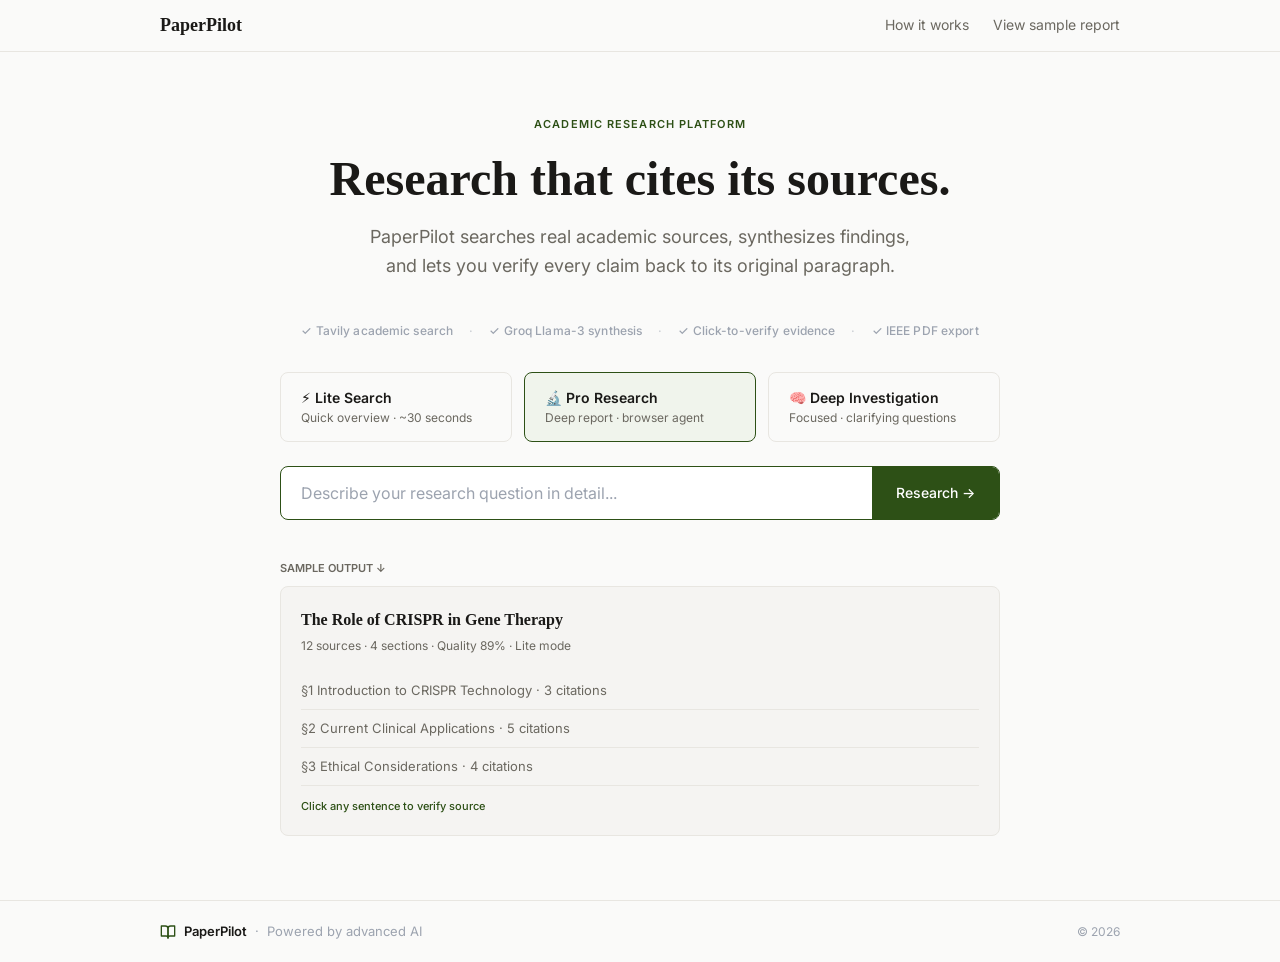
<file: frontend/index.html>
<!DOCTYPE html>
<html lang="en">
<head>
    <meta charset="UTF-8">
    <meta name="viewport" content="width=device-width, initial-scale=1.0">
    <meta name="description" content="PaperPilot — AI-powered research assistant. Enter any topic and get a structured academic PDF with citations in under a minute.">
    <meta name="keywords" content="AI research, academic papers, PDF generator, literature review, PaperPilot">
    <title>PaperPilot — AI Research Assistant</title>

    <!-- Google Fonts: Inter only -->
    <link rel="preconnect" href="https://fonts.googleapis.com">
    <link rel="preconnect" href="https://fonts.gstatic.com" crossorigin>
    <link href="https://fonts.googleapis.com/css2?family=Inter:wght@400;500;600;700&display=swap" rel="stylesheet">

    <link rel="stylesheet" href="style.css">
</head>
<body>

    <!-- ═══════════ NAVIGATION ═══════════ -->
    <nav class="nav" id="main-nav">
        <div class="nav-inner">
            <a href="#" class="nav-logo" id="nav-logo">
                <span class="nav-logo-text">PaperPilot</span>
            </a>
            <div class="nav-links">
                <a href="#how-it-works" id="nav-how">How it works</a>
                <a href="#sample-report-card" id="nav-sample">View sample report</a>
            </div>
        </div>
    </nav>

    <!-- ═══════════ HERO — SEARCH FIRST ═══════════ -->
    <section class="hero" id="hero">
        <div class="hero-inner">
            <div class="hero-label">ACADEMIC RESEARCH PLATFORM</div>
            <h1 class="hero-title" id="hero-title">Research that cites its sources.</h1>
            <p class="hero-subtitle" id="hero-subtitle">
                PaperPilot searches real academic sources, synthesizes findings, and lets you verify every claim back to its original paragraph.
            </p>

            <div class="trust-bar" id="trust-bar">
                <span>✓ Tavily academic search</span>
                <span class="trust-dot">·</span>
                <span>✓ Groq Llama-3 synthesis</span>
                <span class="trust-dot">·</span>
                <span>✓ Click-to-verify evidence</span>
                <span class="trust-dot">·</span>
                <span>✓ IEEE PDF export</span>
            </div>

            <div class="search-wrap" id="search-wrap">
                <div class="mode-cards" id="mode-selector">
                    <button class="mode-card" data-mode="lite" id="mode-lite">
                        <div class="mode-card-title">⚡ Lite Search</div>
                        <div class="mode-card-desc">Quick overview · ~30 seconds</div>
                    </button>
                    <button class="mode-card active" data-mode="pro" id="mode-pro">
                        <div class="mode-card-title">🔬 Pro Research</div>
                        <div class="mode-card-desc">Deep report · browser agent</div>
                    </button>
                    <button class="mode-card" data-mode="deep" id="mode-deep">
                        <div class="mode-card-title">🧠 Deep Investigation</div>
                        <div class="mode-card-desc">Focused · clarifying questions</div>
                    </button>
                </div>

                <div class="search-bar" id="search-bar">
                    <input
                        type="text"
                        class="search-input"
                        id="search-input"
                        placeholder="Describe your research question in detail..."
                        autocomplete="off"
                        autofocus
                    >
                    <button class="search-btn" id="search-btn">
                        <span class="search-btn-text">Research →</span>
                        <span class="search-btn-loading">
                            <span class="spinner"></span>
                        </span>
                    </button>
                </div>

                <!-- Recent Searches (populated by JS from localStorage) -->
                <div class="recent-searches" id="recent-searches" style="display:none;">
                    <span class="recent-label"><svg class="recent-clock-icon" width="12" height="12" viewBox="0 0 24 24" fill="none" stroke="currentColor" stroke-width="2" stroke-linecap="round" stroke-linejoin="round"><circle cx="12" cy="12" r="10"/><polyline points="12 6 12 12 16 14"/></svg>Recent:</span>
                    <div class="recent-list" id="recent-list"></div>
                </div>
            </div>

            <!-- Sample Report Preview -->
            <div class="sample-report-card" id="sample-report-card">
                <div class="sample-label">Sample output ↓</div>
                <div class="sample-card-inner">
                    <div class="sample-topic">The Role of CRISPR in Gene Therapy</div>
                    <div class="sample-meta">12 sources · 4 sections · Quality 89% · Lite mode</div>
                    <div class="sample-sections">
                        <div class="sample-section">§1 Introduction to CRISPR Technology · 3 citations</div>
                        <div class="sample-section">§2 Current Clinical Applications · 5 citations</div>
                        <div class="sample-section">§3 Ethical Considerations · 4 citations</div>
                    </div>
                    <div class="sample-footer">Click any sentence to verify source</div>
                </div>
            </div>

            <!-- Progress Indicator (hidden by default) -->
            <div class="progress-tracker" id="progress-tracker">
                <div class="progress-step" id="step-search" data-step="1">
                    <div class="progress-step-indicator">
                        <span class="progress-step-dot"></span>
                    </div>
                    <div class="progress-step-info">
                        <span class="progress-step-title">Searching sources</span>
                        <span class="progress-step-desc">Papers, Wikipedia & articles via Tavily</span>
                    </div>
                </div>
                <div class="progress-step" id="step-extract" data-step="2">
                    <div class="progress-step-indicator">
                        <span class="progress-step-dot"></span>
                    </div>
                    <div class="progress-step-info">
                        <span class="progress-step-title">Extracting content</span>
                        <span class="progress-step-desc">Full-text from each source URL</span>
                    </div>
                </div>
                <div class="progress-step" id="step-synthesize" data-step="3">
                    <div class="progress-step-indicator">
                        <span class="progress-step-dot"></span>
                    </div>
                    <div class="progress-step-info">
                        <span class="progress-step-title">Synthesizing report</span>
                        <span class="progress-step-desc">AI structures findings with citations</span>
                    </div>
                </div>
                <div class="progress-step" id="step-done" data-step="4">
                    <div class="progress-step-indicator">
                        <span class="progress-step-dot"></span>
                    </div>
                    <div class="progress-step-info">
                        <span class="progress-step-title">Complete</span>
                        <span class="progress-step-desc">Report ready for download</span>
                    </div>
                </div>
            </div>
        </div>
    </section>

    <!-- ═══════════ RESULTS WORKSPACE ═══════════ -->
    <section class="results-workspace" id="results" style="display:none;">
        <aside class="sidebar">
            <div class="sidebar-header">
                <span class="logo-text">PaperPilot</span>
                <h2 class="sidebar-topic" id="sidebar-topic">Topic</h2>
            </div>
            
            <div class="sidebar-metrics" id="sidebar-metrics">
                <!-- Metadata: mode, sources, quality, time -->
            </div>
            
            <nav class="sidebar-toc" id="sidebar-toc">
                <!-- TOC items -->
            </nav>
            
            <hr class="sidebar-divider">
            
            <div class="sidebar-actions">
                <button class="btn btn-primary full-width" id="btn-download-pdf" onclick="generatePDF()">Download PDF</button>
                <button class="btn btn-secondary full-width" id="verify-btn-sidebar" onclick="toggleEvidenceDrawer()">Verify Evidence</button>
            </div>
            
            <div class="sidebar-source-breakdown" id="sidebar-source-breakdown">
                <!-- Papers X | Wiki X | Articles X -->
            </div>
        </aside>

        <main class="document-panel">
            <div class="metrics-bar" id="metrics-bar">
                <div class="metrics-left" id="metrics-left"></div>
                <div class="metrics-right">
                    <button class="text-btn" onclick="openInEditor()">Edit</button>
                    <button class="text-btn" onclick="downloadJSON()">Export</button>
                    <button class="text-btn" onclick="copyToClipboard()">Share</button>
                </div>
            </div>

            <article class="document-content" id="report-content">
                <!-- Report Sections -->
            </article>

            <section class="document-references" id="document-references">
                <!-- References -->
            </section>
        </main>
        
        <!-- Evidence Drawer -->
        <div class="evidence-drawer" id="evidence-drawer">
            <div class="evidence-drawer-header">
                <h3>🔍 Source Verification</h3>
                <button class="close-drawer-btn" onclick="toggleEvidenceDrawer()">✕</button>
            </div>
            <div class="evidence-verify-results" id="evidence-verify-results">
                <p style="color: var(--text-secondary); text-align: center; padding: 20px;">Click any sentence in the document to verify its source.</p>
            </div>
        </div>
    </section>

    <!-- ═══════════ FOOTER ═══════════ -->
    <footer class="footer" id="footer">
        <div class="footer-inner">
            <div class="footer-left">
                <svg class="footer-logo-icon" width="20" height="20" viewBox="0 0 24 24" fill="none" stroke="currentColor" stroke-width="2" stroke-linecap="round" stroke-linejoin="round">
                    <path d="M2 3h6a4 4 0 0 1 4 4v14a3 3 0 0 0-3-3H2z"/>
                    <path d="M22 3h-6a4 4 0 0 0-4 4v14a3 3 0 0 1 3-3h7z"/>
                </svg>
                <span class="footer-name">PaperPilot</span>
                <span class="footer-sep">·</span>
                <span class="footer-tech">Powered by advanced AI</span>
            </div>
            <div class="footer-right">
                <span>&copy; 2026</span>
            </div>
        </div>
    </footer>

    <!-- Toast Container -->
    <div class="toast-container" id="toast-container"></div>

    <!-- ═══════════ DEEP RESEARCH MODAL ═══════════ -->
    <div class="modal-overlay" id="deep-modal" style="display:none;">
        <div class="modal-card">
            <button class="modal-close" id="modal-close" aria-label="Close modal">&times;</button>

            <!-- Step indicator -->
            <div class="modal-steps">
                <div class="modal-step-dot active" data-step="1">1</div>
                <div class="modal-step-line"></div>
                <div class="modal-step-dot" data-step="2">2</div>
                <div class="modal-step-line"></div>
                <div class="modal-step-dot" data-step="3">3</div>
            </div>

            <!-- STEP 1: Configuration -->
            <div class="modal-panel active" id="deep-step-1">
                <div class="modal-header">
                    <h3>Deep Research Configuration</h3>
                    <p class="modal-subtitle">Customize your research report before we start</p>
                </div>

                <div class="modal-body">
                    <div class="config-group">
                        <label class="config-label">Sources per category</label>
                        <div class="config-options" id="cfg-sources">
                            <button class="config-chip" data-value="3">3 Quick</button>
                            <button class="config-chip active" data-value="5">5 Standard</button>
                            <button class="config-chip" data-value="7">7 Thorough</button>
                        </div>
                    </div>

                    <div class="config-group">
                        <label class="config-label">Report length</label>
                        <div class="config-options" id="cfg-length">
                            <button class="config-chip" data-value="short">Short</button>
                            <button class="config-chip active" data-value="medium">Medium</button>
                            <button class="config-chip" data-value="long">Long</button>
                        </div>
                    </div>

                    <div class="config-group">
                        <label class="config-label">Tone</label>
                        <div class="config-options" id="cfg-tone">
                            <button class="config-chip" data-value="simple">Simple</button>
                            <button class="config-chip active" data-value="professional">Professional</button>
                            <button class="config-chip" data-value="friendly">Friendly</button>
                        </div>
                    </div>

                    <div class="config-group">
                        <label class="config-label">Focus area</label>
                        <div class="config-options" id="cfg-focus">
                            <button class="config-chip active" data-value="overview">Overview</button>
                            <button class="config-chip" data-value="technical">Technical</button>
                            <button class="config-chip" data-value="practical">Practical</button>
                        </div>
                    </div>
                </div>

                <div class="modal-footer">
                    <span class="modal-uses" id="modal-uses"></span>
                    <button class="modal-btn-primary" id="deep-next-1">Next &rarr;</button>
                </div>
            </div>

            <!-- STEP 2: AI Questions -->
            <div class="modal-panel" id="deep-step-2">
                <div class="modal-header">
                    <h3>Help us personalize your report</h3>
                    <p class="modal-subtitle">Answer these AI-generated questions about your topic</p>
                </div>

                <div class="modal-body">
                    <div id="deep-questions-container">
                        <div class="modal-loading">
                            <span class="spinner"></span>
                            <span>Generating personalized questions...</span>
                        </div>
                    </div>
                </div>

                <div class="modal-footer">
                    <button class="modal-btn-secondary" id="deep-back-2">&larr; Back</button>
                    <button class="modal-btn-primary" id="deep-next-2" disabled>Next &rarr;</button>
                </div>
            </div>

            <!-- STEP 3: Plan Review -->
            <div class="modal-panel" id="deep-step-3">
                <div class="modal-header">
                    <h3>Research Plan</h3>
                    <p class="modal-subtitle">Here's what your report will cover</p>
                </div>

                <div class="modal-body">
                    <div id="deep-plan-container">
                        <div class="modal-loading">
                            <span class="spinner"></span>
                            <span>Planning your research...</span>
                        </div>
                    </div>
                </div>

                <div class="modal-footer">
                    <button class="modal-btn-secondary" id="deep-back-3">&larr; Back</button>
                    <button class="modal-btn-primary" id="deep-execute">Start Deep Research</button>
                </div>
            </div>
        </div>
    </div>

    <!-- ═══════════ PRO SEARCH MODAL ═══════════ -->
    <div class="modal-overlay" id="pro-modal" style="display:none;">
        <div class="modal-card pro-modal-card">
            <button class="modal-close" id="pro-modal-close" aria-label="Close modal">&times;</button>

            <!-- Step indicator -->
            <div class="modal-steps">
                <div class="modal-step-dot active clickable" data-step="1" role="button" tabindex="0" aria-label="Step 1: Setup">1</div>
                <div class="modal-step-line"></div>
                <div class="modal-step-dot clickable" data-step="2" role="button" tabindex="0" aria-label="Step 2: Plan">2</div>
                <div class="modal-step-line"></div>
                <div class="modal-step-dot clickable" data-step="3" role="button" tabindex="0" aria-label="Step 3: Research">3</div>
            </div>

            <!-- STEP 1: Intake Form -->
            <div class="modal-panel active" id="pro-step-1">
                <div class="modal-header">
                    <h3>Pro Search Setup</h3>
                    <p class="modal-subtitle">Tell us about your research to get a customized report</p>
                </div>

                <div class="modal-body">
                    <div class="question-item">
                        <div class="question-label">
                            <span class="question-number">1</span>
                            <span>What is the purpose of this research?</span>
                        </div>
                        <div class="config-options" id="pro-purpose">
                            <button class="config-chip" data-value="academic paper">Academic Paper</button>
                            <button class="config-chip active" data-value="learning">Self-Learning</button>
                            <button class="config-chip" data-value="presentation">Presentation</button>
                            <button class="config-chip" data-value="report">Project Report</button>
                        </div>
                    </div>

                    <div class="question-item">
                        <div class="question-label">
                            <span class="question-number">2</span>
                            <span>Who is your intended audience?</span>
                        </div>
                        <div class="config-options" id="pro-audience">
                            <button class="config-chip active" data-value="academic">Academic</button>
                            <button class="config-chip" data-value="professional">Professional</button>
                            <button class="config-chip" data-value="general">General Public</button>
                        </div>
                    </div>

                    <div class="question-item">
                        <div class="question-label">
                            <span class="question-number">3</span>
                            <span>How deep should the analysis go?</span>
                        </div>
                        <div class="config-options" id="pro-depth">
                            <button class="config-chip" data-value="surface">Surface Overview</button>
                            <button class="config-chip active" data-value="comprehensive">Comprehensive</button>
                            <button class="config-chip" data-value="expert">Expert Deep-Dive</button>
                        </div>
                    </div>

                    <div class="question-item">
                        <div class="question-label">
                            <span class="question-number">4</span>
                            <span>Preferred report length and tone</span>
                        </div>
                        <div style="display:flex; gap:12px; flex-wrap:wrap;">
                            <div class="config-options" id="pro-length">
                                <button class="config-chip" data-value="short">Short</button>
                                <button class="config-chip active" data-value="medium">Medium</button>
                                <button class="config-chip" data-value="long">Long</button>
                            </div>
                            <div class="config-options" id="pro-tone">
                                <button class="config-chip" data-value="simple">Simple</button>
                                <button class="config-chip active" data-value="professional">Professional</button>
                                <button class="config-chip" data-value="friendly">Friendly</button>
                            </div>
                        </div>
                    </div>

                    <div class="question-item">
                        <div class="question-label">
                            <span class="question-number">5</span>
                            <span>Which sub-topics interest you?</span>
                        </div>
                        <div class="config-options pro-subtopics" id="pro-subtopics">
                            <div class="modal-loading" id="pro-chips-loading">
                                <span class="spinner"></span>
                                <span>Loading topic-specific options...</span>
                            </div>
                        </div>
                    </div>

                    <div class="question-item">
                        <div class="question-label">
                            <span class="question-number">6</span>
                            <span>Any specific questions or focus areas? (optional)</span>
                        </div>
                        <input type="text" class="question-input" id="pro-custom-focus" placeholder="e.g. Focus on recent breakthroughs after 2023">
                    </div>
                </div>

                <div class="modal-footer pro-footer-fullwidth">
                    <span class="modal-uses"></span>
                    <button class="modal-btn-primary pro-btn-fullwidth" id="pro-next-1">Generate Plan &rarr;</button>
                </div>
            </div>

            <!-- STEP 2: Plan Review -->
            <div class="modal-panel" id="pro-step-2">
                <div class="modal-header">
                    <h3>Research Plan</h3>
                    <p class="modal-subtitle">Here's what your report will cover</p>
                </div>
                <div class="modal-body">
                    <div id="pro-plan-container">
                        <div class="modal-loading">
                            <span class="spinner"></span>
                            <span>Generating your research plan...</span>
                        </div>
                    </div>
                </div>
                <div class="modal-footer pro-footer-fullwidth">
                    <button class="modal-btn-secondary" id="pro-back-2">&larr; Back</button>
                    <button class="modal-btn-primary pro-btn-fullwidth" id="pro-execute">Start Pro Research</button>
                </div>
            </div>

            <!-- STEP 3: Live Agent + Progress -->
            <div class="modal-panel" id="pro-step-3">
                <div class="modal-header">
                    <div class="modal-header-row">
                        <div>
                            <h3>Live Computer</h3>
                            <p class="modal-subtitle">Watch the AI browse the web in real-time</p>
                        </div>
                        <button class="agent-cancel-btn" id="agent-cancel-btn" aria-label="Cancel agent">✕ Cancel</button>
                    </div>
                </div>
                <div class="modal-body">
                    <!-- Phase indicator bar -->
                    <div class="agent-phases" id="agent-phases">
                        <div class="agent-phase active" data-phase="agent">
                            <span class="agent-phase-icon">🌐</span>
                            <span>Browser Agent</span>
                        </div>
                        <div class="agent-phase-arrow">→</div>
                        <div class="agent-phase" data-phase="search">
                            <span class="agent-phase-icon">🔍</span>
                            <span>Deep Search</span>
                        </div>
                        <div class="agent-phase-arrow">→</div>
                        <div class="agent-phase" data-phase="synthesis">
                            <span class="agent-phase-icon">🧠</span>
                            <span>AI Synthesis</span>
                        </div>
                    </div>

                    <!-- Live terminal -->
                    <div class="agent-terminal" id="agent-terminal">
                        <div class="agent-terminal-header">
                            <div class="terminal-dots" aria-hidden="true">
                                <span class="dot red" aria-label="Close"></span>
                                <span class="dot yellow" aria-label="Minimize"></span>
                                <span class="dot green" aria-label="Maximize"></span>
                            </div>
                            <span class="terminal-title">PaperPilot Agent</span>
                            <span class="terminal-status" id="agent-status-badge">● Initializing</span>
                        </div>
                        <div class="agent-terminal-body" id="agent-log">
                            <div class="agent-log-entry system">
                                <span class="log-time">--:--</span>
                                <span class="log-msg">Waiting for agent to start...</span>
                            </div>
                        </div>
                    </div>

                    <!-- Sources found counter -->
                    <div class="agent-stats" id="agent-stats">
                        <div class="agent-stat">
                            <span class="agent-stat-value" id="agent-steps-count">0</span>
                            <span class="agent-stat-label">Steps</span>
                        </div>
                        <div class="agent-stat">
                            <span class="agent-stat-value" id="agent-pages-count">0</span>
                            <span class="agent-stat-label">Pages Visited</span>
                        </div>
                        <div class="agent-stat">
                            <span class="agent-stat-value" id="agent-findings-count">0</span>
                            <span class="agent-stat-label">Findings</span>
                        </div>
                    </div>
                </div>
            </div>
        </div>
    </div>

    <script src="main.js"></script>
</body>
</html>
</file>
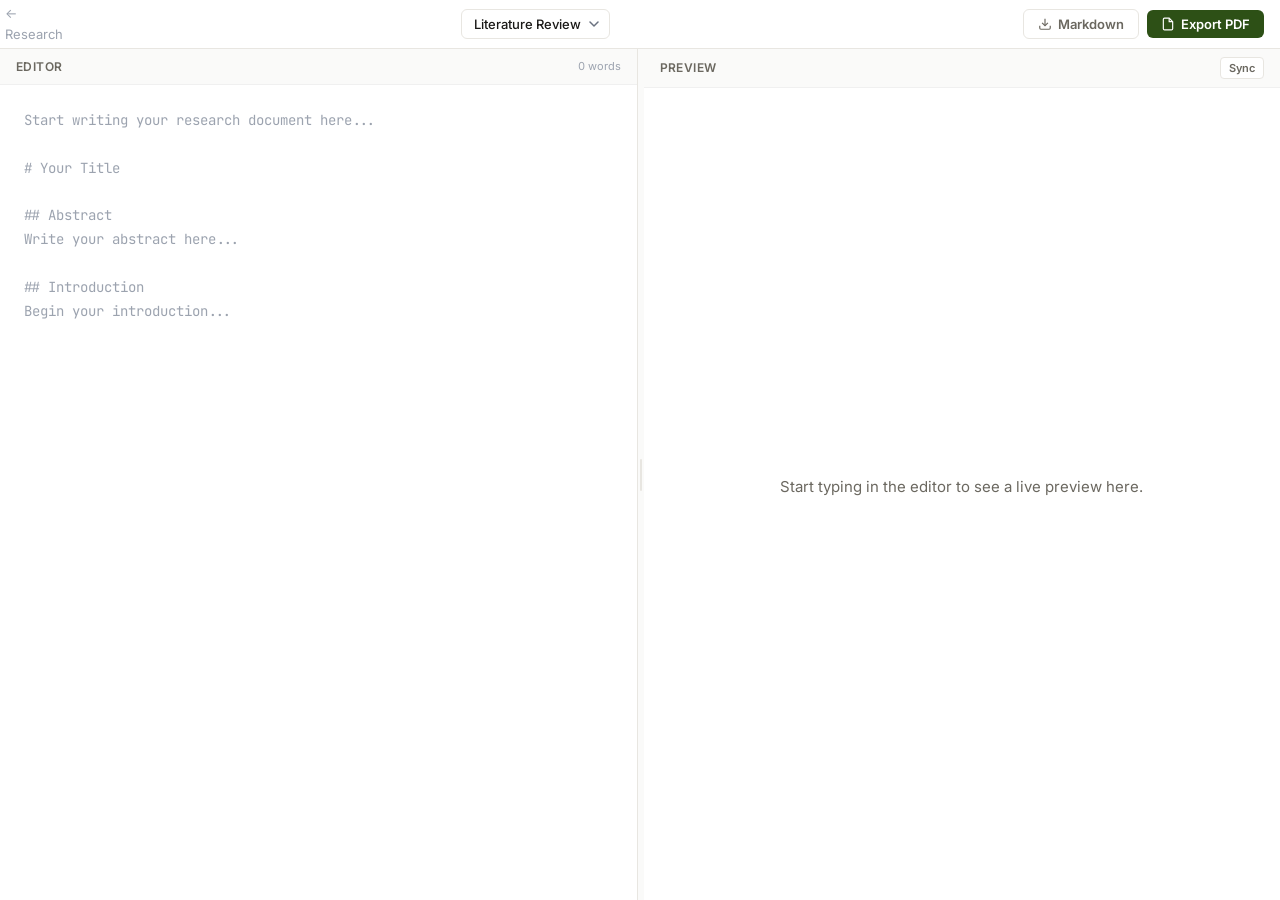
<file: frontend/editor.html>
<!DOCTYPE html>
<html lang="en">
<head>
    <meta charset="UTF-8">
    <meta name="viewport" content="width=device-width, initial-scale=1.0">
    <meta name="description" content="PaperPilot Editor — Professional inline research document editor with live preview and multiple export formats.">
    <title>PaperPilot — Document Editor</title>

    <!-- Google Fonts -->
    <link rel="preconnect" href="https://fonts.googleapis.com">
    <link rel="preconnect" href="https://fonts.gstatic.com" crossorigin>
    <link href="https://fonts.googleapis.com/css2?family=Inter:wght@400;500;600;700&family=JetBrains+Mono:wght@400;500&display=swap" rel="stylesheet">

    <link rel="stylesheet" href="style.css">
    <link rel="stylesheet" href="editor.css">
</head>
<body class="editor-body">

    <!-- ═══════════ EDITOR NAV ═══════════ -->
    <nav class="editor-nav" id="editor-nav">
        <div class="editor-nav-left">
            <a href="/" class="editor-nav-back" id="editor-back" aria-label="Back to research">
                <svg width="16" height="16" viewBox="0 0 24 24" fill="none" stroke="currentColor" stroke-width="2" stroke-linecap="round" stroke-linejoin="round"><polyline points="15 18 9 12 15 6"/></svg>
                <span class="editor-back-text">← Research</span>
            </a>
        </div>

        <div class="editor-nav-center">
            <select class="template-select" id="template-select" title="Document template">
                <option value="ieee">IEEE Conference</option>
                <option value="apa">APA Research</option>
                <option value="litreview" selected>Literature Review</option>
                <option value="executive">Executive Brief</option>
            </select>
        </div>

        <div class="editor-nav-right">
            <button class="editor-btn editor-btn-outline" id="btn-export-md" title="Export as Markdown">
                <svg width="14" height="14" viewBox="0 0 24 24" fill="none" stroke="currentColor" stroke-width="2"><path d="M21 15v4a2 2 0 0 1-2 2H5a2 2 0 0 1-2-2v-4"/><polyline points="7 10 12 15 17 10"/><line x1="12" y1="15" x2="12" y2="3"/></svg>
                <span>Markdown</span>
            </button>
            <button class="editor-btn editor-btn-primary" id="btn-export-pdf" title="Export as PDF">
                <svg width="14" height="14" viewBox="0 0 24 24" fill="none" stroke="currentColor" stroke-width="2"><path d="M14 2H6a2 2 0 0 0-2 2v16a2 2 0 0 0 2 2h12a2 2 0 0 0 2-2V8z"/><polyline points="14 2 14 8 20 8"/></svg>
                <span>Export PDF</span>
            </button>
        </div>
    </nav>

    <!-- ═══════════ EDITOR LAYOUT ═══════════ -->
    <main class="editor-main" id="editor-main">
        <!-- Left Pane: Code Editor -->
        <div class="editor-pane editor-pane-left" id="editor-pane-left">
            <div class="pane-header">
                <span class="pane-header-label">Editor</span>
                <div class="pane-header-actions">
                    <span class="save-status" id="save-status"></span>
                    <span class="word-count" id="word-count">0 words</span>
                </div>
            </div>
            <textarea class="editor-textarea" id="editor-textarea" spellcheck="false" placeholder="Start writing your research document here...

# Your Title

## Abstract
Write your abstract here...

## Introduction
Begin your introduction...
"></textarea>
        </div>

        <!-- Drag Handle -->
        <div class="editor-divider" id="editor-divider">
            <div class="editor-divider-line"></div>
        </div>

        <!-- Right Pane: Live Preview -->
        <div class="editor-pane editor-pane-right" id="editor-pane-right">
            <div class="pane-header">
                <span class="pane-header-label">Preview</span>
                <div class="pane-header-actions">
                    <button class="pane-btn" id="btn-sync-scroll" title="Sync scroll position between editor and preview">Sync</button>
                </div>
            </div>
            <div class="editor-preview" id="editor-preview">
                <div class="preview-empty">
                    <p>Start typing in the editor to see a live preview here.</p>
                </div>
            </div>
        </div>
    </main>

    <!-- Toast Container -->
    <div class="toast-container" id="toast-container"></div>

    <script src="editor.js"></script>
</body>
</html>
</file>
<file: frontend/style.css>
/* ═══════════════════════════════════════════════
   PaperPilot — Professional Design System
   Neutral, clean, task-focused UI
   ═══════════════════════════════════════════════ */

/* ── Design Tokens ── */
:root {
    /* Colors */
    --bg:           #FAFAF9;
    --bg-secondary: #F5F4F2;
    --surface:      #FFFFFF;
    --surface-hover: #FAFAF9;
    --border:       #E8E6E1;
    --border-light: #F0F0F0;

    --text:         #1A1917;
    --text-secondary: #6B6860;
    --text-tertiary: #9CA3AF;

    --accent:       #2D5016;
    --accent-hover: #213C10;
    --accent-light: #F0F4EC;
    --accent-muted: rgba(45, 80, 22, 0.08);

    --success:      #059669;
    --success-light: #ECFDF5;
    --error:        #DC2626;
    --error-light:  #FEF2F2;
    --warning:      #D97706;
    --warning-light: #FFFBEB;

    /* Source colors */
    --paper-color:  #3B82F6;
    --paper-bg:     rgba(59, 130, 246, 0.08);
    --wiki-color:   #059669;
    --wiki-bg:      rgba(5, 150, 105, 0.08);
    --blog-color:   #D97706;
    --blog-bg:      rgba(217, 119, 6, 0.08);

    /* Typography */
    --sans: 'Inter', system-ui, -apple-system, BlinkMacSystemFont, sans-serif;
    --serif: 'Lora', Georgia, serif;
    --font: var(--sans);
    --font-size-body: 16px;
    --line-height: 1.75;

    /* Spacing - 8px grid */
    --s-4:   4px;
    --s-8:   8px;
    --s-12:  12px;
    --s-16:  16px;
    --s-20:  20px;
    --s-24:  24px;
    --s-32:  32px;
    --s-40:  40px;
    --s-48:  48px;
    --s-64:  64px;
    --s-80:  80px;
    --s-96:  96px;

    /* Radius */
    --r-4:  4px;
    --r-6:  6px;
    --r-8:  8px;
    --r-12: 12px;
    --r-16: 16px;
    --r-full: 9999px;

    /* Shadows */
    --shadow-xs:  0 1px 2px rgba(0,0,0,0.05);
    --shadow-sm:  0 1px 3px rgba(0,0,0,0.08), 0 1px 2px rgba(0,0,0,0.04);
    --shadow-md:  0 4px 6px -1px rgba(0,0,0,0.07), 0 2px 4px -2px rgba(0,0,0,0.05);
    --shadow-lg:  0 10px 15px -3px rgba(0,0,0,0.07), 0 4px 6px -4px rgba(0,0,0,0.05);
    --shadow-focus: 0 0 0 3px rgba(79, 70, 229, 0.15);

    /* Transitions */
    --ease: ease-out;
    --duration: 150ms;
}

/* ── Reset ── */
*, *::before, *::after {
    margin: 0;
    padding: 0;
    box-sizing: border-box;
}

html {
    scroll-behavior: smooth;
    font-size: 16px;
    -webkit-font-smoothing: antialiased;
    -moz-osx-font-smoothing: grayscale;
}

body {
    font-family: var(--font);
    color: var(--text);
    background: var(--bg);
    line-height: 1.6;
    overflow-x: hidden;
}

a {
    text-decoration: none;
    color: var(--accent);
    transition: color var(--duration);
}

a:hover {
    color: var(--accent-hover);
}

img {
    max-width: 100%;
    height: auto;
    display: block;
}

button {
    font-family: var(--font);
    cursor: pointer;
    border: none;
    background: none;
}


/* ═══════════════════════════════════════════════
   NAVIGATION
   ═══════════════════════════════════════════════ */

.nav {
    position: sticky;
    top: 0;
    z-index: 100;
    height: 52px;
    padding: 0 var(--s-24);
    background: var(--bg);
    border-bottom: 1px solid var(--border);
    display: flex;
    align-items: center;
}

.nav-inner {
    max-width: 960px;
    width: 100%;
    margin: 0 auto;
    display: flex;
    align-items: center;
    justify-content: space-between;
}

.nav-logo {
    display: flex;
    align-items: center;
    color: var(--text);
    font-family: var(--serif);
    font-size: 1.125rem;
    font-weight: 600;
}

.nav-logo:hover {
    opacity: 0.8;
}

.nav-links {
    display: flex;
    align-items: center;
    gap: var(--s-24);
}

.nav-links a {
    font-family: var(--sans);
    font-size: 0.875rem;
    color: var(--text-secondary);
    transition: color var(--duration);
}

.nav-links a:hover {
    color: var(--text);
}


/* ═══════════════════════════════════════════════
   HERO — SEARCH FIRST
   ═══════════════════════════════════════════════ */

.hero {
    padding: var(--s-64) var(--s-24) var(--s-64);
    min-height: 0;
}

.hero-inner {
    max-width: 720px;
    margin: 0 auto;
    text-align: center;
    display: flex;
    flex-direction: column;
    align-items: center;
    width: 100%;
}

.hero-label {
    font-family: var(--sans);
    font-size: 11px;
    font-weight: 600;
    color: var(--accent);
    letter-spacing: 0.1em;
    text-transform: uppercase;
    margin-bottom: var(--s-16);
}

.hero-title {
    font-family: var(--serif);
    font-size: 48px;
    font-weight: 600;
    line-height: 1.2;
    color: var(--text);
    margin-bottom: var(--s-16);
}

.hero-subtitle {
    font-family: var(--sans);
    font-size: 18px;
    color: var(--text-secondary);
    line-height: 1.6;
    max-width: 560px;
    margin: 0 auto 40px;
}

.trust-bar {
    display: flex;
    align-items: center;
    justify-content: center;
    gap: 8px;
    font-family: var(--sans);
    font-size: 13px;
    color: var(--text-secondary);
    margin-bottom: 40px;
    flex-wrap: wrap;
}

.trust-dot {
    opacity: 0.5;
}

/* ── Search Bar ── */

.search-wrap {
    width: 100%;
    max-width: 720px;
    margin: 0 auto;
}

/* Mode Cards */
.mode-cards {
    display: flex;
    gap: 12px;
    margin-bottom: 24px;
}

.mode-card {
    flex: 1;
    border: 1px solid var(--border);
    border-radius: 8px;
    padding: 16px 20px;
    background: var(--bg);
    cursor: pointer;
    text-align: left;
    transition: all var(--duration) var(--ease);
}

.mode-card.active {
    border-color: var(--accent);
    background: var(--accent-light);
}

.mode-card:hover:not(.active) {
    border-color: #d0cece;
}

.mode-card-title {
    font-family: var(--sans);
    font-size: 14px;
    font-weight: 600;
    color: var(--text);
    margin-bottom: 4px;
}

.mode-card-desc {
    font-family: var(--sans);
    font-size: 12px;
    color: var(--text-secondary);
}

/* Search Bar */
.search-bar {
    display: flex;
    width: 100%;
    border: 1px solid var(--border);
    border-radius: 8px;
    background: #ffffff;
    overflow: hidden;
    transition: border-color var(--duration);
}

.search-bar:focus-within {
    border-color: var(--accent);
}

.search-input {
    flex: 1;
    font-family: var(--sans);
    font-size: 16px;
    padding: 16px 20px;
    border: none;
    outline: none;
    background: transparent;
    color: var(--text);
    min-width: 0;
}

.search-input::placeholder {
    color: var(--text-tertiary);
}

.search-btn {
    display: flex;
    align-items: center;
    justify-content: center;
    background: var(--accent);
    color: #ffffff;
    font-family: var(--sans);
    font-size: 14px;
    font-weight: 500;
    padding: 12px 24px;
    border: none;
    cursor: pointer;
    transition: background 0.2s;
}

.search-btn:hover {
    background: #1e3a0f;
}

.search-btn-loading {
    display: none;
    margin-left: 8px;
}

.search-btn.loading .search-btn-loading {
    display: flex;
}

/* Sample Report Card */
.sample-report-card {
    margin-top: 40px;
    text-align: left;
    width: 100%;
}

.sample-label {
    font-family: var(--sans);
    font-size: 11px;
    text-transform: uppercase;
    color: var(--text-secondary);
    margin-bottom: 8px;
    font-weight: 600;
}

.sample-card-inner {
    border: 1px solid var(--border);
    border-radius: 8px;
    padding: 20px;
    background: var(--bg-secondary);
}

.sample-topic {
    font-family: var(--serif);
    font-size: 16px;
    color: var(--text);
    margin-bottom: 4px;
    font-weight: 600;
}

.sample-meta {
    font-family: var(--sans);
    font-size: 12px;
    color: var(--text-secondary);
    margin-bottom: 16px;
}

.sample-sections {
    border-top: 1px solid transparent;
}

.sample-section {
    font-family: var(--sans);
    font-size: 13px;
    color: var(--text-secondary);
    padding: 8px 0;
    border-bottom: 1px solid var(--border);
}

.sample-footer {
    font-family: var(--sans);
    font-size: 11px;
    color: var(--accent);
    margin-top: 12px;
    font-weight: 500;
}


/* ═══════════════════════════════════════════════
   PROGRESS TRACKER
   ═══════════════════════════════════════════════ */

.progress-tracker {
    display: none;
    max-width: 420px;
    margin: var(--s-40) auto 0;
    text-align: left;
}

.progress-tracker.visible {
    display: block;
    animation: fadeIn 0.3s var(--ease);
}

.progress-step {
    display: flex;
    align-items: flex-start;
    gap: var(--s-12);
    padding: var(--s-8) 0;
    opacity: 0.4;
    transition: opacity 0.3s;
}

.progress-step.active {
    opacity: 1;
}

.progress-step.done {
    opacity: 0.6;
}

.progress-step-indicator {
    flex-shrink: 0;
    width: 20px;
    height: 20px;
    display: flex;
    align-items: center;
    justify-content: center;
    margin-top: 2px;
}

.progress-step-dot {
    width: 8px;
    height: 8px;
    border-radius: 50%;
    background: var(--border);
    transition: background 0.3s, transform 0.3s;
}

.progress-step.active .progress-step-dot {
    background: var(--accent);
    transform: scale(1.3);
    animation: pulse 1.5s ease-in-out infinite;
}

.progress-step.done .progress-step-dot {
    background: var(--success);
}

@keyframes pulse {
    0%, 100% { box-shadow: 0 0 0 0 rgba(79, 70, 229, 0.3); }
    50% { box-shadow: 0 0 0 6px rgba(79, 70, 229, 0); }
}

.progress-step-info {
    display: flex;
    flex-direction: column;
    gap: 1px;
}

.progress-step-title {
    font-size: 0.875rem;
    font-weight: 600;
    color: var(--text);
}

.progress-step.done .progress-step-title {
    color: var(--text-secondary);
}

.progress-step-desc {
    font-size: 0.75rem;
    color: var(--text-tertiary);
}


/* ═══════════════════════════════════════════════
   SKELETON LOADING
   ═══════════════════════════════════════════════ */

.skeleton-section {
    padding: var(--s-32) var(--s-24);
}

.skeleton-header {
    margin-bottom: var(--s-32);
}

.skeleton-metrics {
    display: flex;
    gap: var(--s-12);
    margin-top: var(--s-16);
}

.skeleton-metric {
    width: 100px;
    height: 56px;
    background: var(--border-light);
    border-radius: var(--r-8);
    animation: shimmer 1.5s ease-in-out infinite;
}

.skeleton-block {
    padding: var(--s-24);
    background: var(--surface);
    border: 1px solid var(--border-light);
    border-radius: var(--r-12);
    margin-bottom: var(--s-16);
}

.skeleton-line {
    height: 14px;
    background: var(--bg-alt);
    border-radius: var(--r-4);
    margin-bottom: var(--s-12);
    animation: skeleton-pulse 1.5s ease-in-out infinite;
}

.skeleton-line:last-child {
    margin-bottom: 0;
}

.skeleton-w30 { width: 30%; }
.skeleton-w40 { width: 40%; }
.skeleton-w50 { width: 50%; }
.skeleton-w60 { width: 60%; }
.skeleton-w70 { width: 70%; }
.skeleton-w80 { width: 80%; }
.skeleton-w85 { width: 85%; }
.skeleton-w90 { width: 90%; }
.skeleton-w100 { width: 100%; }

@keyframes skeleton-pulse {
    0% { opacity: 0.4; }
    50% { opacity: 1; }
    100% { opacity: 0.4; }
}


/* ═══════════════════════════════════════════════
   TWO-PANEL DOCUMENT WORKSPACE
   ═══════════════════════════════════════════════ */

.results-workspace {
    display: flex;
    max-width: 1200px;
    margin: 0 auto;
    padding: var(--s-32) var(--s-24) var(--s-64);
    gap: var(--s-48);
    animation: fadeIn 0.4s var(--ease);
}

/* ── Left Sidebar (Metadata & TOC) ── */
.sidebar {
    width: 260px;
    flex-shrink: 0;
    position: sticky;
    top: var(--s-32);
    align-self: start;
    max-height: calc(100vh - 64px);
    overflow-y: auto;
}

.sidebar::-webkit-scrollbar {
    width: 4px;
}
.sidebar::-webkit-scrollbar-thumb {
    background: var(--border);
    border-radius: var(--r-full);
}

.sidebar-header {
    margin-bottom: var(--s-24);
}

.sidebar-header .logo-text {
    font-size: 0.75rem;
    font-weight: 700;
    color: var(--text-tertiary);
    text-transform: uppercase;
    letter-spacing: 0.05em;
    margin-bottom: var(--s-8);
    display: block;
}

.sidebar-topic {
    font-family: var(--serif);
    font-size: 1.25rem;
    font-weight: 700;
    color: var(--text);
    line-height: 1.3;
}

.sidebar-metrics {
    display: flex;
    flex-direction: column;
    gap: var(--s-12);
    margin-bottom: var(--s-32);
}

.metric-row {
    display: flex;
    justify-content: space-between;
    align-items: center;
    font-size: 0.8125rem;
}

.metric-row .metric-label {
    color: var(--text-secondary);
}

.metric-row .metric-val {
    font-weight: 600;
    color: var(--text);
}

.metric-val.quality-high { color: var(--success); }
.metric-val.quality-medium { color: var(--warning); }
.metric-val.quality-low { color: var(--error); }

.sidebar-toc {
    display: flex;
    flex-direction: column;
    gap: var(--s-8);
    margin-bottom: var(--s-32);
}

.toc-item {
    font-size: 0.8125rem;
    color: var(--text-secondary);
    text-decoration: none;
    line-height: 1.4;
    transition: color 0.2s;
    cursor: pointer;
}

.toc-item:hover {
    color: var(--accent);
}

.sidebar-divider {
    border: none;
    border-top: 1px solid var(--border);
    margin: var(--s-24) 0;
}

.sidebar-actions {
    display: flex;
    flex-direction: column;
    gap: var(--s-12);
}

.full-width {
    width: 100%;
    justify-content: center;
}

.btn {
    display: inline-flex;
    align-items: center;
    gap: var(--s-8);
    font-size: 0.8125rem;
    font-weight: 600;
    padding: var(--s-12) var(--s-16);
    border-radius: var(--r-6);
    transition: all var(--duration);
    cursor: pointer;
    border: none;
}

.btn-primary {
    background: var(--accent);
    color: white;
}

.btn-primary:hover {
    background: var(--accent-hover);
}

.btn-secondary {
    background: var(--surface);
    color: var(--text);
    border: 1px solid var(--border);
}

.btn-secondary:hover {
    background: var(--bg-secondary);
}

.text-btn {
    background: transparent;
    border: none;
    color: var(--text-secondary);
    font-size: 0.8125rem;
    font-weight: 500;
    cursor: pointer;
    padding: var(--s-4) var(--s-8);
    border-radius: var(--r-4);
}

.text-btn:hover {
    color: var(--text);
    background: var(--border-light);
}

/* ── Main Document Area ── */
.document-panel {
    flex: 1;
    min-width: 0;
    background: var(--surface);
    border: 1px solid var(--border);
    border-radius: var(--r-12);
    box-shadow: 0 4px 20px rgba(0, 0, 0, 0.02);
    padding: var(--s-48);
    position: relative;
    overflow: hidden;
}

.metrics-bar {
    display: flex;
    justify-content: space-between;
    align-items: center;
    margin-bottom: var(--s-32);
    padding-bottom: var(--s-16);
    border-bottom: 1px solid var(--border-light);
}

.metrics-left {
    font-size: 0.75rem;
    color: var(--text-tertiary);
    text-transform: uppercase;
    letter-spacing: 0.05em;
    font-weight: 600;
}

.metrics-right {
    display: flex;
    gap: var(--s-8);
}

.document-content {
    font-family: var(--serif);
}

.doc-section {
    margin-bottom: var(--s-32);
}

.doc-section h3 {
    font-family: var(--sans);
    font-size: 1.125rem;
    font-weight: 700;
    color: var(--text);
    margin-bottom: var(--s-16);
    display: flex;
    align-items: baseline;
    gap: var(--s-8);
}

.doc-section-label {
    color: var(--accent);
    font-size: 0.8125rem;
    font-weight: 600;
}

.doc-section p {
    font-size: 1.0625rem;
    line-height: 1.8;
    color: var(--text);
    margin-bottom: var(--s-16);
}

.editable-content:focus {
    outline: none;
    background: var(--accent-light);
    border-radius: var(--r-4);
    box-shadow: 0 0 0 4px var(--accent-light);
}

.key-points {
    list-style: none;
    padding: 0;
    margin: var(--s-16) 0 var(--s-32) var(--s-16);
}

.key-points li {
    font-family: var(--sans);
    font-size: 0.9375rem;
    color: var(--text-secondary);
    padding: var(--s-4) 0 var(--s-4) var(--s-16);
    position: relative;
    line-height: 1.6;
}

.key-points li::before {
    content: '';
    position: absolute;
    left: 0;
    top: 11px;
    width: 6px;
    height: 6px;
    border-radius: 50%;
    background: var(--text-tertiary);
}

/* ── References Section ── */
.document-references {
    margin-top: var(--s-64);
    padding-top: var(--s-32);
    border-top: 1px solid var(--border);
    font-family: var(--sans);
}

.document-references h3 {
    font-size: 1rem;
    font-weight: 700;
    margin-bottom: var(--s-24);
}

.ref-item {
    display: flex;
    align-items: flex-start;
    gap: var(--s-12);
    margin-bottom: var(--s-16);
    font-size: 0.875rem;
    line-height: 1.5;
}

.ref-id {
    font-weight: 600;
    color: var(--text-tertiary);
    min-width: 24px;
}

.ref-link {
    color: var(--accent);
    text-decoration: none;
    flex: 1;
}

.ref-link:hover {
    text-decoration: underline;
}

.ref-type {
    font-size: 0.6875rem;
    font-weight: 600;
    padding: 2px var(--s-8);
    border-radius: var(--r-full);
    white-space: nowrap;
}

.ref-type-paper { background: var(--paper-bg); color: var(--paper-color); }
.ref-type-wiki { background: var(--wiki-bg); color: var(--wiki-color); }
.ref-type-blog { background: var(--blog-bg); color: var(--blog-color); }

/* ── Evidence Drawer ── */
.evidence-drawer {
    position: fixed;
    top: 0;
    right: -400px;
    width: 380px;
    height: 100vh;
    background: var(--surface);
    box-shadow: -4px 0 24px rgba(0,0,0,0.05);
    border-left: 1px solid var(--border);
    z-index: 100;
    transition: right 0.3s cubic-bezier(0.16, 1, 0.3, 1);
    display: flex;
    flex-direction: column;
}

.evidence-drawer.open {
    right: 0;
}

.evidence-drawer-header {
    padding: var(--s-24);
    border-bottom: 1px solid var(--border);
    display: flex;
    justify-content: space-between;
    align-items: center;
}

.evidence-drawer-header h3 {
    font-size: 1rem;
    font-weight: 700;
    margin: 0;
}

.close-drawer-btn {
    background: transparent;
    border: none;
    font-size: 1.25rem;
    color: var(--text-tertiary);
    cursor: pointer;
}

.close-drawer-btn:hover {
    color: var(--text);
}

.evidence-verify-results {
    flex: 1;
    overflow-y: auto;
    padding: var(--s-24);
    font-size: 0.875rem;
    color: var(--text);
    line-height: 1.6;
}

/* Evidence Match Cards */
.match-card {
    background: var(--bg-secondary);
    border: 1px solid var(--border);
    border-radius: var(--r-8);
    padding: var(--s-16);
    margin-bottom: var(--s-16);
}

.match-source {
    font-weight: 600;
    color: var(--accent);
    margin-bottom: var(--s-8);
    display: block;
    text-decoration: none;
}

.match-source:hover {
    text-decoration: underline;
}

.match-text {
    color: var(--text-secondary);
    font-family: var(--serif);
    font-size: 0.9375rem;
}

/* Make sentences verifiable */
.verifiable-sentence {
    cursor: pointer;
    transition: background 0.2s;
    border-radius: 2px;
}
.verifiable-sentence:hover {
    background: var(--accent-light);
}
.verifiable-sentence.verifying {
    background: #FEF3C7; /* Amber light */
}


/* ═══════════════════════════════════════════════
   HOW IT WORKS
   ═══════════════════════════════════════════════ */

.how-section {
    padding: var(--s-48) var(--s-24) var(--s-80);
    background: var(--surface);
    border-top: 1px solid var(--border);
}

.how-inner {
    max-width: 800px;
    margin: 0 auto;
}

.how-title {
    font-size: 1.5rem;
    font-weight: 700;
    color: var(--text);
    text-align: center;
    margin-bottom: var(--s-48);
    letter-spacing: -0.02em;
}

.how-grid {
    display: grid;
    grid-template-columns: repeat(3, 1fr);
    gap: var(--s-32);
}

.how-step {
    text-align: center;
    position: relative;
}

.how-step-number {
    display: block;
    font-size: 3rem;
    font-weight: 800;
    color: var(--border-light);
    line-height: 1;
    margin-bottom: var(--s-12);
    letter-spacing: -0.04em;
    user-select: none;
}

.how-step h3 {
    font-size: 0.9375rem;
    font-weight: 600;
    color: var(--text);
    margin-bottom: var(--s-8);
}

.how-step p {
    font-size: 0.8375rem;
    color: var(--text-secondary);
    line-height: 1.65;
}


/* ═══════════════════════════════════════════════
   FOOTER
   ═══════════════════════════════════════════════ */

.footer {
    padding: var(--s-20) var(--s-24);
    border-top: 1px solid var(--border);
    background: var(--bg);
}

.footer-inner {
    max-width: 960px;
    margin: 0 auto;
    display: flex;
    align-items: center;
    justify-content: space-between;
}

.footer-left {
    display: flex;
    align-items: center;
    gap: var(--s-8);
    font-size: 0.8125rem;
    color: var(--text-secondary);
}

.footer-logo-icon {
    color: var(--accent);
    width: 16px;
    height: 16px;
}

.footer-name {
    font-weight: 600;
    color: var(--text);
}

.footer-sep {
    color: var(--text-tertiary);
}

.footer-tech {
    color: var(--text-tertiary);
}

.footer-right {
    font-size: 0.75rem;
    color: var(--text-tertiary);
}


/* ═══════════════════════════════════════════════
   TOAST NOTIFICATIONS
   ═══════════════════════════════════════════════ */

.toast-container {
    position: fixed;
    bottom: var(--s-24);
    right: var(--s-24);
    z-index: 200;
    display: flex;
    flex-direction: column;
    gap: var(--s-8);
}

.toast {
    font-size: 0.8375rem;
    font-weight: 500;
    padding: var(--s-12) var(--s-16);
    border-radius: var(--r-8);
    box-shadow: var(--shadow-lg);
    animation: toastIn 0.3s var(--ease);
    display: flex;
    align-items: center;
    gap: var(--s-8);
    max-width: 360px;
}

.toast-success {
    background: var(--success);
    color: white;
}

.toast-error {
    background: var(--error);
    color: white;
}

.toast-info {
    background: var(--text);
    color: white;
}

@keyframes toastIn {
    from {
        opacity: 0;
        transform: translateY(8px) scale(0.96);
    }
    to {
        opacity: 1;
        transform: translateY(0) scale(1);
    }
}

.toast-exit {
    animation: toastOut 0.2s var(--ease) forwards;
}

@keyframes toastOut {
    to {
        opacity: 0;
        transform: translateY(8px) scale(0.96);
    }
}


/* ═══════════════════════════════════════════════
   UTILITY ANIMATIONS (only essential ones)
   ═══════════════════════════════════════════════ */

@keyframes fadeIn {
    from { opacity: 0; transform: translateY(8px); }
    to   { opacity: 1; transform: translateY(0); }
}


/* ═══════════════════════════════════════════════
   ERROR STATE
   ═══════════════════════════════════════════════ */

.error-section {
    background: var(--error-light);
    border: 1px solid rgba(220, 38, 38, 0.15);
    border-radius: var(--r-12);
    padding: var(--s-24);
}

.error-section h4 {
    font-size: 0.9375rem;
    font-weight: 600;
    color: var(--error);
    margin-bottom: var(--s-8);
}

.error-section p {
    font-size: 0.875rem;
    color: var(--text-secondary);
    line-height: 1.6;
}

.error-section code {
    font-size: 0.8125rem;
    background: rgba(0,0,0,0.04);
    padding: 2px 6px;
    border-radius: var(--r-4);
    font-family: 'SF Mono', Consolas, monospace;
}

.error-tips {
    margin-top: var(--s-12);
    font-size: 0.8125rem;
    color: var(--text-tertiary);
    line-height: 1.7;
}


/* ═══════════════════════════════════════════════
   RESPONSIVE
   ═══════════════════════════════════════════════ */

@media (max-width: 768px) {
    .hero {
        padding: var(--s-80) var(--s-16) var(--s-48);
    }

    .hero-title {
        font-size: 1.75rem;
    }

    .hero-subtitle {
        font-size: 0.9375rem;
    }

    .search-bar {
        flex-direction: column;
        padding: var(--s-8);
        border-radius: var(--r-12);
    }

    .search-icon {
        display: none;
    }

    .search-input {
        width: 100%;
        text-align: center;
    }

    .search-btn {
        width: 100%;
        justify-content: center;
        padding: var(--s-12);
    }

    .how-grid {
        grid-template-columns: 1fr;
        gap: var(--s-24);
    }

    .results-metrics {
        gap: var(--s-8);
    }

    .metric-card {
        min-width: 70px;
        padding: var(--s-8) var(--s-12);
    }

    .metric-value {
        font-size: 1.125rem;
    }

    .results-actions {
        flex-direction: column;
    }

    .btn {
        justify-content: center;
    }

    .nav-links a:last-child {
        display: none;
    }

    .footer-inner {
        flex-direction: column;
        gap: var(--s-8);
        text-align: center;
    }

    .footer-left {
        flex-wrap: wrap;
        justify-content: center;
    }

    .toast-container {
        left: var(--s-16);
        right: var(--s-16);
    }

    .toast {
        max-width: none;
    }
}

@media (max-width: 480px) {
    .hero {
        padding: var(--s-64) var(--s-12) var(--s-32);
    }

    .hero-title {
        font-size: 1.5rem;
    }

    .search-suggestions {
        gap: var(--s-4);
    }

    .search-chip {
        font-size: 0.75rem;
        padding: 3px var(--s-8);
    }

    .progress-tracker {
        margin: var(--s-24) auto 0;
    }

    .results {
        padding: var(--s-24) var(--s-12) var(--s-48);
    }
}


/* ═══════════════════════════════════════════════
   RECENT SEARCHES
   ═══════════════════════════════════════════════ */

.recent-searches {
    display: flex;
    flex-wrap: wrap;
    justify-content: flex-start;
    align-items: center;
    gap: var(--s-8);
    margin-top: var(--s-12);
    padding-top: var(--s-12);
    border-top: 1px solid var(--border-light);
}

.recent-label {
    font-size: 0.75rem;
    color: var(--text-tertiary);
    font-weight: 500;
    display: flex;
    align-items: center;
    gap: 4px;
}

.recent-clock-icon {
    color: #9CA3AF;
    flex-shrink: 0;
}

.recent-chip {
    font-size: 0.75rem;
    font-weight: 500;
    padding: var(--s-4) var(--s-12);
    color: var(--text-secondary);
    background: transparent;
    border: 1px solid var(--border);
    border-radius: var(--r-4);
    transition: border-color var(--duration) var(--ease), color var(--duration) var(--ease);
    max-width: 180px;
    overflow: hidden;
    text-overflow: ellipsis;
    white-space: nowrap;
}

.recent-chip:hover {
    border-color: #818CF8;
    color: var(--accent);
}

.recent-chip:focus-visible {
    outline: none;
    box-shadow: 0 0 0 2px #818CF8, 0 0 0 4px rgba(129, 140, 248, 0.2);
}


/* ═══════════════════════════════════════════════
   SOURCE QUALITY INDICATORS
   ═══════════════════════════════════════════════ */

.ref-quality-dot {
    display: inline-block;
    width: 8px;
    height: 8px;
    border-radius: 50%;
    flex-shrink: 0;
}

.ref-quality-dot.quality-high {
    background: var(--success);
}

.ref-quality-dot.quality-medium {
    background: var(--warning);
}

.ref-quality-dot.quality-low {
    background: #EF4444;
}

.metric-quality.quality-high .metric-value { color: var(--success); }
.metric-quality.quality-medium .metric-value { color: var(--warning); }
.metric-quality.quality-low .metric-value { color: #EF4444; }
.metric-quality.quality-high { border-color: rgba(5, 150, 105, 0.3); }
.metric-quality.quality-medium { border-color: rgba(217, 119, 6, 0.3); }
.metric-quality.quality-low { border-color: rgba(239, 68, 68, 0.3); }

.ref-quality-legend {
    display: flex;
    align-items: center;
    gap: var(--s-8);
    font-size: 0.75rem;
    color: var(--text-tertiary);
    margin-bottom: var(--s-16);
    padding-bottom: var(--s-12);
    border-bottom: 1px solid var(--border-light);
}

.ref-quality-legend .ref-quality-dot {
    margin-left: var(--s-8);
}

.ref-quality-legend .ref-quality-dot:first-child {
    margin-left: 0;
}


/* ═══════════════════════════════════════════════
   EDITABLE SECTIONS
   ═══════════════════════════════════════════════ */

.editable-content {
    outline: none;
    border-radius: var(--r-4);
    padding: var(--s-4);
    margin: calc(-1 * var(--s-4));
    transition: background var(--duration), box-shadow var(--duration);
    cursor: text;
}

.editable-content:hover {
    background: rgba(79, 70, 229, 0.03);
}

.editable-content:focus,
.editable-content.editing {
    background: var(--accent-light);
    box-shadow: 0 0 0 2px rgba(79, 70, 229, 0.15);
}

.editable-notice {
    text-align: center;
    font-size: 0.75rem;
    color: var(--text-tertiary);
    padding: var(--s-16) 0;
    margin-top: var(--s-8);
    border-top: 1px solid var(--border-light);
}


/* ═══════════════════════════════════════════════
   DEEP RESEARCH BUTTON
   ═══════════════════════════════════════════════ */

.deep-btn {
    display: flex;
    align-items: center;
    justify-content: center;
    gap: 6px;
    padding: 10px 16px;
    border-radius: var(--r-8);
    border: none;
    background: linear-gradient(135deg, #7c3aed 0%, #6d28d9 50%, #4f46e5 100%);
    background-size: 200% 200%;
    color: white;
    font-family: var(--font);
    font-size: 0.8125rem;
    font-weight: 600;
    cursor: pointer;
    transition: all var(--duration) var(--ease);
    white-space: nowrap;
    min-height: 40px;
    min-width: 82px;
    position: relative;
    overflow: hidden;
}

.deep-btn::before {
    content: '';
    position: absolute;
    inset: 0;
    background: linear-gradient(135deg, rgba(255,255,255,0.15) 0%, transparent 50%, rgba(255,255,255,0.05) 100%);
    opacity: 0;
    transition: opacity var(--duration);
}

.deep-btn:hover {
    transform: translateY(-1px);
    box-shadow: 0 4px 16px rgba(124, 58, 237, 0.35);
    background-position: 100% 100%;
}

.deep-btn:hover::before {
    opacity: 1;
}

.deep-btn:active {
    transform: translateY(0);
}

.deep-btn:disabled {
    opacity: 0.6;
    cursor: not-allowed;
    transform: none;
    box-shadow: none;
}

.deep-btn svg {
    flex-shrink: 0;
}

/* ── Deep button text/loading states ── */

.deep-btn-text {
    display: flex;
    align-items: center;
    gap: 6px;
}

.deep-btn-loading {
    display: none;
}

.deep-btn.loading .deep-btn-text {
    display: none;
}

.deep-btn.loading .deep-btn-loading {
    display: flex;
    align-items: center;
}

.deep-btn.loading {
    animation: deepPulse 1.5s ease-in-out infinite;
}

@keyframes deepPulse {
    0%, 100% { box-shadow: 0 0 0 0 rgba(124, 58, 237, 0.4); }
    50% { box-shadow: 0 0 0 8px rgba(124, 58, 237, 0); }
}


/* ═══════════════════════════════════════════════
   MODAL — OVERLAY & CARD
   ═══════════════════════════════════════════════ */

.modal-overlay {
    position: fixed;
    inset: 0;
    background: rgba(0, 0, 0, 0.5);
    backdrop-filter: blur(4px);
    z-index: 1000;
    display: flex;
    align-items: center;
    justify-content: center;
    padding: var(--s-20);
    animation: fadeIn 0.2s ease;
}

@keyframes fadeIn {
    from { opacity: 0; }
    to { opacity: 1; }
}

.modal-card {
    background: white;
    border-radius: var(--r-16);
    width: 100%;
    max-width: 560px;
    max-height: 85vh;
    overflow-y: auto;
    box-shadow: 0 24px 64px rgba(0, 0, 0, 0.15);
    position: relative;
    animation: slideUp 0.3s ease;
}

@keyframes slideUp {
    from { opacity: 0; transform: translateY(24px); }
    to { opacity: 1; transform: translateY(0); }
}

.modal-close {
    position: absolute;
    top: var(--s-12);
    right: var(--s-12);
    width: 32px;
    height: 32px;
    border: none;
    background: var(--bg-secondary);
    border-radius: 50%;
    font-size: 1.2rem;
    color: var(--text-tertiary);
    cursor: pointer;
    display: flex;
    align-items: center;
    justify-content: center;
    transition: all var(--duration);
    z-index: 10;
}

.modal-close:hover {
    background: var(--border);
    color: var(--text-primary);
}


/* ═══════════════════════════════════════════════
   MODAL — STEP INDICATOR
   ═══════════════════════════════════════════════ */

.modal-steps {
    display: flex;
    align-items: center;
    justify-content: center;
    gap: 0;
    padding: var(--s-20) var(--s-24) 0;
}

.modal-step-dot {
    width: 28px;
    height: 28px;
    border-radius: 50%;
    background: var(--bg-alt);
    color: var(--text-tertiary);
    font-size: 0.75rem;
    font-weight: 600;
    display: flex;
    align-items: center;
    justify-content: center;
    transition: all var(--duration) var(--ease);
    flex-shrink: 0;
}

.modal-step-dot.clickable {
    cursor: pointer;
}

.modal-step-dot.clickable:hover {
    background: var(--bg-alt);
    color: var(--text-secondary);
}

.modal-step-dot.clickable:focus-visible {
    outline: none;
    box-shadow: 0 0 0 2px #818CF8, 0 0 0 4px rgba(129, 140, 248, 0.2);
}

.modal-step-dot.active {
    background: var(--accent);
    color: white;
}

.modal-step-dot.done {
    background: var(--success);
    color: white;
}

.modal-step-line {
    height: 2px;
    width: 48px;
    background: var(--border-light);
    transition: background var(--duration) var(--ease);
}


/* ═══════════════════════════════════════════════
   MODAL — PANELS
   ═══════════════════════════════════════════════ */

.modal-panel {
    display: none;
}

.modal-panel.active {
    display: block;
    animation: fadeIn 0.2s ease;
}

.modal-header {
    padding: var(--s-24) var(--s-24) var(--s-8);
}

.modal-header h3 {
    font-size: 1.25rem;
    font-weight: 700;
    color: var(--text-primary);
    margin: 0;
}

.modal-subtitle {
    font-size: 0.875rem;
    color: var(--text-secondary);
    margin: var(--s-4) 0 0;
}

.modal-body {
    padding: var(--s-16) var(--s-24);
}

.modal-footer {
    padding: var(--s-16) var(--s-24) var(--s-24);
    display: flex;
    align-items: center;
    justify-content: space-between;
    gap: var(--s-12);
}

.modal-uses {
    font-size: 0.75rem;
    color: var(--text-tertiary);
}


/* ═══════════════════════════════════════════════
   MODAL — CONFIG CHIPS
   ═══════════════════════════════════════════════ */

.config-group {
    margin-bottom: var(--s-16);
}

.config-label {
    display: block;
    font-size: 0.8125rem;
    font-weight: 600;
    color: var(--text-secondary);
    margin-bottom: var(--s-8);
}

.config-options {
    display: flex;
    gap: var(--s-8);
    flex-wrap: wrap;
}

.config-chip {
    padding: var(--s-8) var(--s-16);
    border-radius: var(--r-8);
    border: 1.5px solid var(--border);
    background: white;
    color: var(--text-secondary);
    font-family: var(--font);
    font-size: 0.8125rem;
    font-weight: 500;
    cursor: pointer;
    transition: all var(--duration);
}

.config-chip:hover {
    border-color: var(--accent);
    color: var(--accent);
}

.config-chip.active {
    border-color: var(--accent);
    background: var(--accent-light);
    color: var(--accent);
    font-weight: 600;
}


/* ═══════════════════════════════════════════════
   MODAL — QUESTION FORM
   ═══════════════════════════════════════════════ */

.question-item {
    margin-bottom: var(--s-20);
}

.question-label {
    display: flex;
    align-items: flex-start;
    gap: var(--s-8);
    font-size: 0.875rem;
    font-weight: 500;
    color: var(--text-primary);
    margin-bottom: var(--s-8);
}

.question-number {
    flex-shrink: 0;
    width: 22px;
    height: 22px;
    border-radius: 50%;
    background: var(--accent);
    color: white;
    font-size: 0.7rem;
    font-weight: 700;
    display: flex;
    align-items: center;
    justify-content: center;
    margin-top: 1px;
}

.question-input {
    width: 100%;
    padding: var(--s-12);
    border: 1.5px solid var(--border);
    border-radius: var(--r-8);
    font-family: var(--font);
    font-size: 0.875rem;
    color: var(--text-primary);
    background: white;
    transition: border-color var(--duration), box-shadow var(--duration);
    resize: vertical;
    min-height: 40px;
}

.question-input:focus {
    outline: none;
    border-color: var(--accent);
    box-shadow: 0 0 0 3px rgba(79, 70, 229, 0.1);
}

.question-input::placeholder {
    color: var(--text-tertiary);
}


/* ═══════════════════════════════════════════════
   MODAL — PLAN CARDS
   ═══════════════════════════════════════════════ */

.plan-focus {
    padding: var(--s-12) var(--s-16);
    background: var(--accent-light);
    border-radius: var(--r-8);
    border-left: 3px solid var(--accent);
    font-size: 0.8125rem;
    color: var(--accent);
    margin-bottom: var(--s-16);
    font-weight: 500;
}

.plan-item {
    display: flex;
    gap: var(--s-12);
    padding: var(--s-12) 0;
    border-bottom: 1px solid var(--border-light);
}

.plan-item:last-child {
    border-bottom: none;
}

.plan-number {
    flex-shrink: 0;
    width: 24px;
    height: 24px;
    border-radius: var(--r-4);
    background: var(--bg-secondary);
    color: var(--text-secondary);
    font-size: 0.75rem;
    font-weight: 700;
    display: flex;
    align-items: center;
    justify-content: center;
    margin-top: 2px;
}

.plan-info h4 {
    font-size: 0.875rem;
    font-weight: 600;
    color: var(--text-primary);
    margin: 0 0 2px;
}

.plan-info p {
    font-size: 0.8125rem;
    color: var(--text-secondary);
    margin: 0;
    line-height: 1.45;
}


/* ═══════════════════════════════════════════════
   MODAL — BUTTONS
   ═══════════════════════════════════════════════ */

.modal-btn-primary {
    padding: var(--s-8) var(--s-20);
    border-radius: var(--r-8);
    border: none;
    background: var(--accent);
    color: white;
    font-family: var(--font);
    font-size: 0.875rem;
    font-weight: 600;
    cursor: pointer;
    transition: all var(--duration);
    margin-left: auto;
}

.modal-btn-primary:hover:not(:disabled) {
    background: var(--accent-hover);
    transform: translateY(-1px);
}

.modal-btn-primary:disabled {
    opacity: 0.5;
    cursor: not-allowed;
}

.modal-btn-secondary {
    padding: var(--s-8) var(--s-16);
    border-radius: var(--r-8);
    border: 1.5px solid var(--border);
    background: white;
    color: var(--text-secondary);
    font-family: var(--font);
    font-size: 0.875rem;
    font-weight: 500;
    cursor: pointer;
    transition: all var(--duration);
}

.modal-btn-secondary:hover {
    border-color: var(--text-tertiary);
    color: var(--text-primary);
}


/* ═══════════════════════════════════════════════
   MODAL — LOADING STATE
   ═══════════════════════════════════════════════ */

.modal-loading {
    display: flex;
    align-items: center;
    justify-content: center;
    gap: var(--s-12);
    padding: var(--s-32) 0;
    color: var(--text-tertiary);
    font-size: 0.875rem;
}


/* ═══════════════════════════════════════════════
   MODAL — RESPONSIVE
   ═══════════════════════════════════════════════ */

@media (max-width: 640px) {
    .modal-card {
        max-width: 100%;
        max-height: 90vh;
        border-radius: var(--r-12) var(--r-12) 0 0;
        align-self: flex-end;
    }

    .deep-btn span {
        display: none;
    }

    .deep-btn {
        padding: 12px 14px;
    }

    .config-options {
        gap: var(--s-4);
    }

    .config-chip {
        padding: 6px var(--s-12);
        font-size: 0.75rem;
    }
}


/* ═══════════════════════════════════════════════
   EVIDENCE PANEL
   ═══════════════════════════════════════════════ */

.evidence-panel {
    background: var(--surface);
    border: 1px solid var(--border);
    border-radius: var(--r-12);
    margin-top: var(--s-24);
    overflow: hidden;
    animation: fadeIn 0.4s var(--ease);
}

.evidence-header {
    display: flex;
    align-items: center;
    justify-content: space-between;
    padding: var(--s-16) var(--s-20);
    border-bottom: 1px solid var(--border-light);
    background: linear-gradient(135deg, #EEF2FF 0%, #F5F3FF 100%);
}

.evidence-header h3 {
    font-size: 0.9375rem;
    font-weight: 700;
    color: var(--text);
    display: flex;
    align-items: center;
    gap: var(--s-8);
}

.evidence-stats {
    display: flex;
    gap: var(--s-16);
}

.evidence-stat {
    display: flex;
    flex-direction: column;
    align-items: center;
    gap: 2px;
}

.evidence-stat-value {
    font-size: 1.1rem;
    font-weight: 700;
    color: var(--accent);
}

.evidence-stat-label {
    font-size: 0.6875rem;
    font-weight: 500;
    color: var(--text-tertiary);
    text-transform: uppercase;
    letter-spacing: 0.04em;
}

/* ── Extraction Log ── */

.evidence-log {
    padding: var(--s-16) var(--s-20);
    border-bottom: 1px solid var(--border-light);
}

.evidence-log-title {
    font-size: 0.8125rem;
    font-weight: 600;
    color: var(--text);
    margin-bottom: var(--s-12);
}

.evidence-log-item {
    display: flex;
    align-items: center;
    gap: var(--s-8);
    padding: var(--s-8) var(--s-12);
    border-radius: var(--r-6);
    margin-bottom: var(--s-4);
    font-size: 0.8125rem;
    transition: background var(--duration);
}

.evidence-log-item:hover {
    background: var(--surface-hover);
}

.evidence-log-dot {
    width: 8px;
    height: 8px;
    border-radius: 50%;
    flex-shrink: 0;
}

.evidence-log-dot.standard {
    background: var(--success);
}

.evidence-log-dot.stealth {
    background: var(--warning);
}

.evidence-log-dot.failed {
    background: var(--error);
}

.evidence-log-method {
    font-weight: 600;
    font-size: 0.6875rem;
    padding: 2px 6px;
    border-radius: var(--r-full);
    text-transform: uppercase;
    letter-spacing: 0.04em;
}

.evidence-log-method.standard {
    color: var(--success);
    background: var(--success-light);
}

.evidence-log-method.stealth {
    color: var(--warning);
    background: var(--warning-light);
}

.evidence-log-method.failed {
    color: var(--error);
    background: var(--error-light);
}

.evidence-log-url {
    flex: 1;
    color: var(--text-secondary);
    white-space: nowrap;
    overflow: hidden;
    text-overflow: ellipsis;
    min-width: 0;
}

.evidence-log-words {
    color: var(--text-tertiary);
    font-size: 0.75rem;
    white-space: nowrap;
}

/* ── Evidence Verification ── */

.evidence-verify {
    padding: var(--s-16) var(--s-20);
}

.evidence-verify h4 {
    font-size: 0.875rem;
    font-weight: 600;
    color: var(--text);
    margin-bottom: var(--s-12);
    display: flex;
    align-items: center;
    gap: var(--s-8);
}

.evidence-card {
    background: var(--accent-light);
    border: 1px solid rgba(79, 70, 229, 0.15);
    border-radius: var(--r-8);
    padding: var(--s-16);
    margin-bottom: var(--s-12);
    animation: evidenceSlideIn 0.3s var(--ease);
}

@keyframes evidenceSlideIn {
    from {
        opacity: 0;
        transform: translateY(8px);
    }
    to {
        opacity: 1;
        transform: translateY(0);
    }
}

.evidence-card-score {
    font-size: 0.75rem;
    font-weight: 700;
    color: var(--accent);
    margin-bottom: var(--s-8);
    display: flex;
    align-items: center;
    gap: var(--s-4);
}

.evidence-card-score .score-bar {
    flex: 1;
    max-width: 100px;
    height: 4px;
    background: rgba(79, 70, 229, 0.15);
    border-radius: var(--r-full);
    overflow: hidden;
}

.evidence-card-score .score-fill {
    height: 100%;
    background: var(--accent);
    border-radius: var(--r-full);
    transition: width 0.5s var(--ease);
}

.evidence-card-text {
    font-size: 0.8375rem;
    color: var(--text-secondary);
    line-height: 1.7;
    font-style: italic;
    border-left: 3px solid var(--accent);
    padding-left: var(--s-12);
}

.evidence-card-source {
    font-size: 0.75rem;
    color: var(--text-tertiary);
    margin-top: var(--s-8);
}

.evidence-card-source a {
    color: var(--accent);
    font-weight: 500;
}

/* ── Clickable sentences in report ── */

.sentence-clickable {
    cursor: pointer;
    border-bottom: 1px dashed transparent;
    transition: all var(--duration);
    border-radius: 2px;
    padding: 1px 2px;
    margin: 0 -2px;
}

.sentence-clickable:hover {
    background: var(--accent-muted);
    border-bottom-color: var(--accent);
}

.sentence-clickable.verifying {
    background: var(--accent-light);
    animation: pulseVerify 1s ease-in-out infinite;
}

@keyframes pulseVerify {
    0%, 100% { background: var(--accent-light); }
    50% { background: rgba(79, 70, 229, 0.15); }
}

.sentence-clickable.verified {
    background: rgba(5, 150, 105, 0.08);
    border-bottom-color: var(--success);
}

/* ── Evidence loading state ── */

.evidence-loading {
    display: flex;
    align-items: center;
    gap: var(--s-8);
    padding: var(--s-16) var(--s-20);
    font-size: 0.8125rem;
    color: var(--text-secondary);
}

.evidence-loading .spinner {
    border-color: rgba(79, 70, 229, 0.2);
    border-top-color: var(--accent);
}


/* ═══════════════════════════════════════════════
   LITE / PRO TOGGLE SWITCH
   ═══════════════════════════════════════════════ */

.mode-toggle {
    display: flex;
    align-items: center;
    position: relative;
    background: var(--bg-alt);
    border: 1.5px solid var(--border);
    border-radius: var(--r-8);
    padding: 2px;
    gap: 0;
}

.mode-btn {
    font-family: var(--font);
    font-size: 0.75rem;
    font-weight: 600;
    padding: 6px 14px;
    border-radius: 6px;
    cursor: pointer;
    color: var(--text-secondary);
    transition: all 0.2s ease;
    position: relative;
    z-index: 2;
    background: transparent;
    border: none;
    white-space: nowrap;
}

.mode-btn:hover {
    color: var(--text);
}

.mode-btn.active {
    color: white;
}

.mode-btn[data-mode="pro"].active {
    color: white;
}

.mode-slider {
    position: absolute;
    top: 2px;
    left: 2px;
    width: calc(50% - 2px);
    height: calc(100% - 4px);
    background: var(--accent);
    border-radius: 6px;
    transition: all 0.3s cubic-bezier(0.16, 1, 0.3, 1);
    z-index: 1;
}

.mode-toggle.pro .mode-slider {
    left: calc(50%);
    background: linear-gradient(135deg, #7c3aed, #6d28d9);
}


/* ═══════════════════════════════════════════════
   PRO MODAL — Extra Styles
   ═══════════════════════════════════════════════ */

.pro-modal-card {
    max-width: 600px;
}

.pro-subtopics {
    flex-wrap: wrap;
}

.pro-subtopics .config-chip {
    cursor: pointer;
    transition: all 0.2s;
}

.pro-subtopics .config-chip.selected {
    border-color: var(--accent);
    background: var(--accent-light);
    color: var(--accent);
    font-weight: 600;
}

/* Pro Progress Steps */

.pro-progress {
    display: flex;
    flex-direction: column;
    gap: 16px;
    padding: 24px 0;
}

.pro-progress-step {
    display: flex;
    align-items: center;
    gap: 12px;
    font-size: 0.875rem;
    color: var(--text-tertiary);
    transition: all 0.3s;
}

.pro-progress-step.active {
    color: var(--text);
}

.pro-progress-step.done {
    color: var(--success);
}

.pro-progress-dot {
    width: 10px;
    height: 10px;
    border-radius: 50%;
    background: var(--border);
    flex-shrink: 0;
    transition: all 0.3s;
}

.pro-progress-step.active .pro-progress-dot {
    background: var(--accent);
    animation: pulse 1.5s ease-in-out infinite;
}

.pro-progress-step.done .pro-progress-dot {
    background: var(--success);
}

/* Pro Badge on results */

.pro-badge {
    display: inline-flex;
    align-items: center;
    gap: 4px;
    font-size: 0.6875rem;
    font-weight: 700;
    padding: 3px 8px;
    border-radius: var(--r-full);
    background: linear-gradient(135deg, #7c3aed 0%, #4f46e5 100%);
    color: white;
    text-transform: uppercase;
    letter-spacing: 0.05em;
}


/* ═══════════════════════════════════════════════
   LIVE AGENT TERMINAL
   ═══════════════════════════════════════════════ */

/* Phase indicator bar */
.agent-phases {
    display: flex;
    align-items: center;
    justify-content: center;
    gap: 8px;
    margin-bottom: 16px;
    flex-wrap: wrap;
}

.agent-phase {
    display: flex;
    align-items: center;
    gap: 4px;
    font-size: 0.75rem;
    font-weight: 600;
    padding: 5px 12px;
    border-radius: var(--r-full);
    background: var(--bg-alt);
    color: #6B7280;
    border: 1px solid var(--border);
    transition: all var(--duration) var(--ease);
}

.agent-phase.active {
    background: var(--accent-light);
    color: var(--accent);
    border-color: var(--accent);
}

.agent-phase.done {
    background: rgba(16, 185, 129, 0.1);
    color: var(--success);
    border-color: var(--success);
}

.agent-phase-icon {
    font-size: 0.8rem;
}

.agent-phase-arrow {
    color: var(--text-tertiary);
    font-weight: 300;
    font-size: 0.75rem;
}

/* Terminal window */
.agent-terminal {
    border-radius: var(--r-10);
    overflow: hidden;
    border: 1px solid rgba(255, 255, 255, 0.08);
    box-shadow: 0 8px 32px rgba(0, 0, 0, 0.3);
}

.agent-terminal-header {
    display: flex;
    align-items: center;
    gap: 12px;
    padding: 10px 16px;
    background: #1e1e2e;
    border-bottom: 1px solid rgba(255, 255, 255, 0.06);
}

.terminal-dots {
    display: flex;
    gap: 6px;
}

.terminal-dots .dot {
    width: 10px;
    height: 10px;
    border-radius: 50%;
}

.terminal-dots .dot.red { background: #ff5f56; }
.terminal-dots .dot.yellow { background: #ffbd2e; }
.terminal-dots .dot.green { background: #27c93f; }

.terminal-title {
    font-family: 'JetBrains Mono', 'SF Mono', Consolas, monospace;
    font-size: 0.6875rem;
    font-weight: 500;
    color: rgba(255, 255, 255, 0.5);
    flex: 1;
}

.terminal-status {
    font-family: 'JetBrains Mono', monospace;
    font-size: 0.625rem;
    font-weight: 600;
    color: #27c93f;
    animation: pulse 2s ease-in-out infinite;
}

.terminal-status.error {
    color: #ff5f56;
    animation: none;
}

.terminal-status.done {
    color: #27c93f;
    animation: none;
}

/* Terminal body */
.agent-terminal-body {
    background: #11111b;
    padding: 16px;
    max-height: 280px;
    min-height: 180px;
    overflow-y: auto;
    font-family: 'JetBrains Mono', 'SF Mono', Consolas, monospace;
    font-size: 0.75rem;
    line-height: 1.7;
    scroll-behavior: smooth;
}

.agent-terminal-body::-webkit-scrollbar {
    width: 6px;
}

.agent-terminal-body::-webkit-scrollbar-track {
    background: transparent;
}

.agent-terminal-body::-webkit-scrollbar-thumb {
    background: rgba(255, 255, 255, 0.1);
    border-radius: 3px;
}

/* Log entries */
.agent-log-entry {
    display: flex;
    gap: 10px;
    padding: 3px 0;
    color: #cdd6f4;
    animation: fadeInLog 0.3s ease;
}

@keyframes fadeInLog {
    from { opacity: 0; transform: translateY(4px); }
    to { opacity: 1; transform: translateY(0); }
}

.agent-log-entry.system {
    color: #6c7086;
}

.agent-log-entry.status {
    color: #89b4fa;
}

.agent-log-entry.step {
    color: #a6e3a1;
}

.agent-log-entry.error {
    color: #f38ba8;
}

.agent-log-entry.complete {
    color: #f9e2af;
    font-weight: 600;
}

.log-time {
    color: #585b70;
    flex-shrink: 0;
    min-width: 42px;
}

.log-prefix {
    flex-shrink: 0;
    font-weight: 600;
}

.agent-log-entry.status .log-prefix { color: #89b4fa; }
.agent-log-entry.step .log-prefix { color: #a6e3a1; }
.agent-log-entry.error .log-prefix { color: #f38ba8; }
.agent-log-entry.complete .log-prefix { color: #f9e2af; }

.log-msg {
    word-break: break-word;
}

/* Stats bar */
.agent-stats {
    display: flex;
    justify-content: center;
    gap: 32px;
    padding: 16px 0 4px;
}

.agent-stat {
    display: flex;
    flex-direction: column;
    align-items: center;
    gap: 2px;
}

.agent-stat-value {
    font-size: 1.25rem;
    font-weight: 700;
    color: var(--text);
    font-variant-numeric: tabular-nums;
}

.agent-stat-label {
    font-size: 0.6875rem;
    font-weight: 500;
    color: var(--text-tertiary);
    text-transform: uppercase;
    letter-spacing: 0.04em;
}

/* Wider modal for agent view */
.pro-modal-card {
    max-width: 640px;
}


/* ═══════════════════════════════════════════════
   DESIGN BRIEF — ADDITIONAL STYLES
   ═══════════════════════════════════════════════ */

/* Cancel button in live terminal header */
.agent-cancel-btn {
    font-size: 0.8125rem;
    font-weight: 400;
    color: var(--text-tertiary);
    background: none;
    border: none;
    cursor: pointer;
    padding: 4px 8px;
    transition: color var(--duration) var(--ease);
    white-space: nowrap;
}

.agent-cancel-btn:hover {
    color: var(--error);
}

/* Modal header with cancel button row */
.modal-header-row {
    display: flex;
    align-items: flex-start;
    justify-content: space-between;
    width: 100%;
}

/* Full-width primary buttons in Pro modal footer */
.pro-footer-fullwidth {
    flex-direction: column;
    gap: var(--s-8);
}

.pro-btn-fullwidth {
    width: 100%;
    justify-content: center;
}

/* Config chip keyboard/focus states */
.config-chip:focus-visible {
    outline: none;
    box-shadow: 0 0 0 2px #818CF8, 0 0 0 4px rgba(129, 140, 248, 0.2);
}

/* Synthesizing pulse dot */
.synthesizing-dot {
    display: inline-block;
    width: 8px;
    height: 8px;
    background: #818CF8;
    border-radius: 50%;
    animation: pulse-dot 1.5s ease-in-out infinite;
    margin-right: 6px;
    vertical-align: middle;
}

@keyframes pulse-dot {
    0%, 100% { opacity: 0.4; transform: scale(0.8); }
    50% { opacity: 1; transform: scale(1); }
}

/* Editor save status */
.save-status {
    font-size: 0.6875rem;
    font-weight: 500;
    transition: color var(--duration) var(--ease);
}

.save-status.saved {
    color: var(--text-tertiary);
}

.save-status.unsaved {
    color: #F59E0B;
}

/* Editor back text */
.editor-back-text {
    font-size: 0.8125rem;
    color: var(--text-tertiary);
    font-weight: 400;
}

.editor-nav-back {
    display: flex;
    align-items: center;
    gap: 4px;
    text-decoration: none;
    color: var(--text-tertiary);
    transition: color var(--duration) var(--ease);
}

.editor-nav-back:hover {
    color: var(--text-secondary);
}

/* Pro results compact mini bar */
.hero.compact-mode {
    padding: var(--s-16) var(--s-24);
    min-height: 0;
}

.hero.compact-mode .hero-badge,
.hero.compact-mode .hero-title,
.hero.compact-mode .hero-subtitle,
.hero.compact-mode .search-suggestions,
.hero.compact-mode #recent-searches,
.hero.compact-mode .progress-tracker,
.hero.compact-mode .trust-bar,
.hero.compact-mode .mode-selector,
.hero.compact-mode .sample-report-card {
    display: none !important;
}

.hero.compact-mode .hero-inner {
    max-width: 800px;
}

.hero.compact-mode .search-bar {
    max-width: 600px;
    margin: 0;
}

.hero.compact-mode .search-wrap {
    display: flex;
    align-items: center;
    gap: var(--s-12);
    max-width: 100%;
}

/* Responsive — Pro modal on mobile */
@media (max-width: 768px) {
    .pro-modal-card {
        max-width: 100%;
        margin: 0;
        border-radius: 0;
        height: 100vh;
        max-height: 100vh;
        overflow-y: auto;
    }

    .how-grid {
        grid-template-columns: 1fr;
        gap: var(--s-24);
    }
}


/* ═══════════════════════════════════════════════
   TRUST BAR
   ═══════════════════════════════════════════════ */

.trust-bar {
    display: flex;
    flex-wrap: wrap;
    justify-content: center;
    gap: var(--s-16);
    margin-bottom: var(--s-32);
}

.trust-bar span {
    font-size: 0.75rem;
    font-weight: 500;
    color: var(--text-tertiary);
    letter-spacing: 0.01em;
}
</file>
<file: frontend/editor.css>
/* ═══════════════════════════════════════════════
   PaperPilot — Editor Styles
   Split-pane document editor with live preview
   ═══════════════════════════════════════════════ */

.editor-body {
    margin: 0;
    padding: 0;
    height: 100vh;
    overflow: hidden;
    display: flex;
    flex-direction: column;
    background: var(--bg);
}

/* ── Editor Navigation ── */

.editor-nav {
    display: flex;
    align-items: center;
    justify-content: space-between;
    padding: 8px 16px;
    background: var(--surface);
    border-bottom: 1px solid var(--border);
    flex-shrink: 0;
    z-index: 50;
    gap: 16px;
}

.editor-nav-left {
    display: flex;
    align-items: center;
    gap: 12px;
}

.editor-nav-back {
    display: flex;
    align-items: center;
    justify-content: center;
    width: 32px;
    height: 32px;
    border-radius: var(--r-6);
    color: var(--text-secondary);
    transition: all var(--duration);
}

.editor-nav-back:hover {
    background: var(--surface-hover);
    color: var(--text);
}

.editor-nav-title {
    display: flex;
    align-items: center;
    gap: 8px;
    font-weight: 600;
    font-size: 0.875rem;
    color: var(--text);
}

.editor-nav-title svg {
    color: var(--accent);
}

.editor-nav-center {
    display: flex;
    align-items: center;
}

.template-select {
    font-family: var(--font);
    font-size: 0.8125rem;
    font-weight: 500;
    padding: 6px 28px 6px 12px;
    border: 1.5px solid var(--border);
    border-radius: var(--r-6);
    background: var(--surface);
    color: var(--text);
    cursor: pointer;
    transition: border-color var(--duration);
    appearance: none;
    background-image: url("data:image/svg+xml,%3Csvg width='10' height='6' viewBox='0 0 10 6' fill='none' xmlns='http://www.w3.org/2000/svg'%3E%3Cpath d='M1 1L5 5L9 1' stroke='%236B7280' stroke-width='1.5' stroke-linecap='round' stroke-linejoin='round'/%3E%3C/svg%3E");
    background-repeat: no-repeat;
    background-position: right 10px center;
}

.template-select:focus {
    outline: none;
    border-color: var(--accent);
    box-shadow: 0 0 0 3px rgba(79, 70, 229, 0.1);
}

.editor-nav-right {
    display: flex;
    align-items: center;
    gap: 8px;
}

.editor-btn {
    display: inline-flex;
    align-items: center;
    gap: 6px;
    font-family: var(--font);
    font-size: 0.8125rem;
    font-weight: 600;
    padding: 6px 14px;
    border-radius: var(--r-6);
    cursor: pointer;
    transition: all var(--duration);
    border: none;
    white-space: nowrap;
}

.editor-btn-outline {
    background: var(--surface);
    color: var(--text-secondary);
    border: 1.5px solid var(--border);
}

.editor-btn-outline:hover {
    border-color: var(--text-tertiary);
    color: var(--text);
}

.editor-btn-primary {
    background: var(--accent);
    color: white;
}

.editor-btn-primary:hover {
    background: var(--accent-hover);
    transform: translateY(-1px);
    box-shadow: 0 2px 8px rgba(79, 70, 229, 0.25);
}

/* ── Editor Main Layout ── */

.editor-main {
    display: flex;
    flex: 1;
    overflow: hidden;
}

.editor-pane {
    display: flex;
    flex-direction: column;
    overflow: hidden;
}

.editor-pane-left {
    flex: 1;
    min-width: 280px;
    border-right: 1px solid var(--border);
}

.editor-pane-right {
    flex: 1;
    min-width: 280px;
}

.pane-header {
    display: flex;
    align-items: center;
    justify-content: space-between;
    padding: 8px 16px;
    background: var(--bg-alt);
    border-bottom: 1px solid var(--border-light);
    flex-shrink: 0;
}

.pane-header-label {
    font-size: 0.75rem;
    font-weight: 600;
    color: var(--text-secondary);
    text-transform: uppercase;
    letter-spacing: 0.04em;
}

.pane-header-actions {
    display: flex;
    align-items: center;
    gap: 8px;
}

.word-count {
    font-size: 0.6875rem;
    color: var(--text-tertiary);
    font-variant-numeric: tabular-nums;
}

.pane-btn {
    font-family: var(--font);
    font-size: 0.6875rem;
    font-weight: 600;
    padding: 3px 8px;
    border-radius: var(--r-4);
    background: var(--surface);
    color: var(--text-secondary);
    border: 1px solid var(--border);
    cursor: pointer;
    transition: all var(--duration);
}

.pane-btn:hover {
    border-color: var(--accent);
    color: var(--accent);
}

/* ── Editor Textarea ── */

.editor-textarea {
    flex: 1;
    width: 100%;
    font-family: 'JetBrains Mono', 'SF Mono', Consolas, monospace;
    font-size: 0.875rem;
    line-height: 1.7;
    padding: 24px;
    border: none;
    outline: none;
    resize: none;
    background: var(--surface);
    color: var(--text);
    tab-size: 4;
}

.editor-textarea::placeholder {
    color: var(--text-tertiary);
}

/* ── Editor Preview ── */

.editor-preview {
    flex: 1;
    overflow-y: auto;
    padding: 32px 40px;
    background: white;
    font-family: 'Inter', sans-serif;
    color: var(--text);
    line-height: 1.8;
}

.preview-empty {
    display: flex;
    align-items: center;
    justify-content: center;
    height: 100%;
    color: var(--text-tertiary);
    font-size: 0.9rem;
    text-align: center;
    padding: 40px;
}

.editor-preview h1 {
    font-size: 1.75rem;
    font-weight: 700;
    margin: 0 0 8px;
    line-height: 1.3;
    color: var(--text);
    letter-spacing: -0.02em;
}

.editor-preview h2 {
    font-size: 1.25rem;
    font-weight: 700;
    margin: 32px 0 12px;
    color: var(--text);
    padding-bottom: 8px;
    border-bottom: 2px solid var(--accent-light);
}

.editor-preview h3 {
    font-size: 1.0625rem;
    font-weight: 600;
    margin: 24px 0 8px;
    color: var(--text);
}

.editor-preview p {
    margin: 0 0 16px;
    font-size: 0.9375rem;
    color: var(--text-secondary);
}

.editor-preview ul, .editor-preview ol {
    margin: 0 0 16px;
    padding-left: 24px;
}

.editor-preview li {
    margin: 4px 0;
    font-size: 0.9375rem;
    color: var(--text-secondary);
}

.editor-preview blockquote {
    margin: 16px 0;
    padding: 12px 20px;
    border-left: 3px solid var(--accent);
    background: var(--accent-light);
    border-radius: 0 var(--r-6) var(--r-6) 0;
    color: var(--text-secondary);
    font-style: italic;
}

.editor-preview code {
    font-family: 'JetBrains Mono', monospace;
    font-size: 0.8125rem;
    background: var(--bg-alt);
    padding: 2px 6px;
    border-radius: var(--r-4);
    color: var(--accent);
}

.editor-preview pre {
    margin: 16px 0;
    padding: 16px;
    background: #1e1e2e;
    border-radius: var(--r-8);
    overflow-x: auto;
}

.editor-preview pre code {
    background: none;
    color: #cdd6f4;
    padding: 0;
}

.editor-preview strong {
    font-weight: 600;
    color: var(--text);
}

.editor-preview em {
    font-style: italic;
}

.editor-preview hr {
    margin: 24px 0;
    border: none;
    border-top: 1px solid var(--border);
}

/* ── Divider (drag handle) ── */

.editor-divider {
    width: 6px;
    background: var(--bg);
    cursor: col-resize;
    display: flex;
    align-items: center;
    justify-content: center;
    flex-shrink: 0;
    transition: background var(--duration);
}

.editor-divider:hover,
.editor-divider.dragging {
    background: var(--accent-light);
}

.editor-divider-line {
    width: 2px;
    height: 32px;
    background: var(--border);
    border-radius: var(--r-full);
    transition: background var(--duration);
}

.editor-divider:hover .editor-divider-line,
.editor-divider.dragging .editor-divider-line {
    background: var(--accent);
}

/* ── Responsive ── */

@media (max-width: 768px) {
    .editor-main {
        flex-direction: column;
    }

    .editor-pane-left {
        border-right: none;
        border-bottom: 1px solid var(--border);
    }

    .editor-divider {
        width: 100%;
        height: 6px;
        cursor: row-resize;
    }

    .editor-divider-line {
        width: 32px;
        height: 2px;
    }

    .editor-nav {
        flex-wrap: wrap;
        gap: 8px;
    }

    .editor-btn span {
        display: none;
    }
}
</file>
